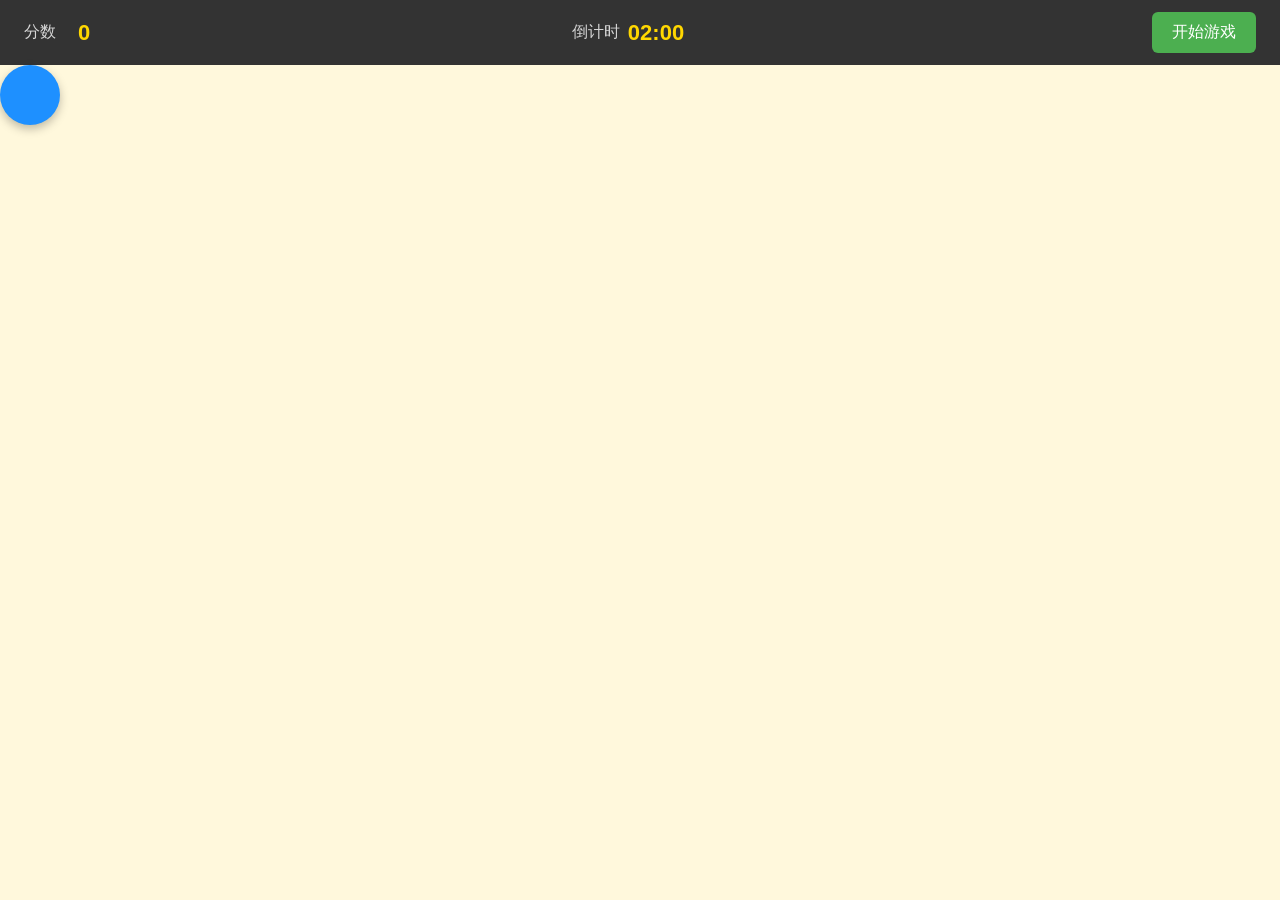
<file: index.html>
<!DOCTYPE html>
<html lang="zh-CN">
<head>
    <meta charset="UTF-8">
    <meta name="viewport" content="width=device-width, initial-scale=1.0">
    <title>抓小球小游戏</title>
    <link rel="stylesheet" href="style.css">
</head>
<body>

    <!-- 顶部状态栏 -->
    <header class="status-bar">
        <div class="status-item">
            <span class="label">分数</span>
            <span class="value" id="score-display">0</span>
        </div>
        <div class="status-item">
            <span class="label">倒计时</span>
            <span class="value" id="timer-display">02:00</span>
        </div>
        <button id="start-btn" class="btn btn-primary">开始游戏</button>
    </header>

    <!-- 游戏主区域 -->
    <main class="game-area" id="game-area">
        <div class="ball" id="ball"></div>
        <div class="wrong-ball" id="wrongBall" hidden>💀</div>
    </main>

    <!-- 游戏结束遮罩 -->
    <div class="overlay" id="overlay" hidden>
        <div class="overlay-card">
            <h2>游戏结束</h2>
            <p>最终得分：<span id="final-score">0</span></p>
            <button id="restart-btn" class="btn btn-primary">再来一局</button>
        </div>
    </div>

    <script src="script.js"></script>
</body>
</html>
</file>
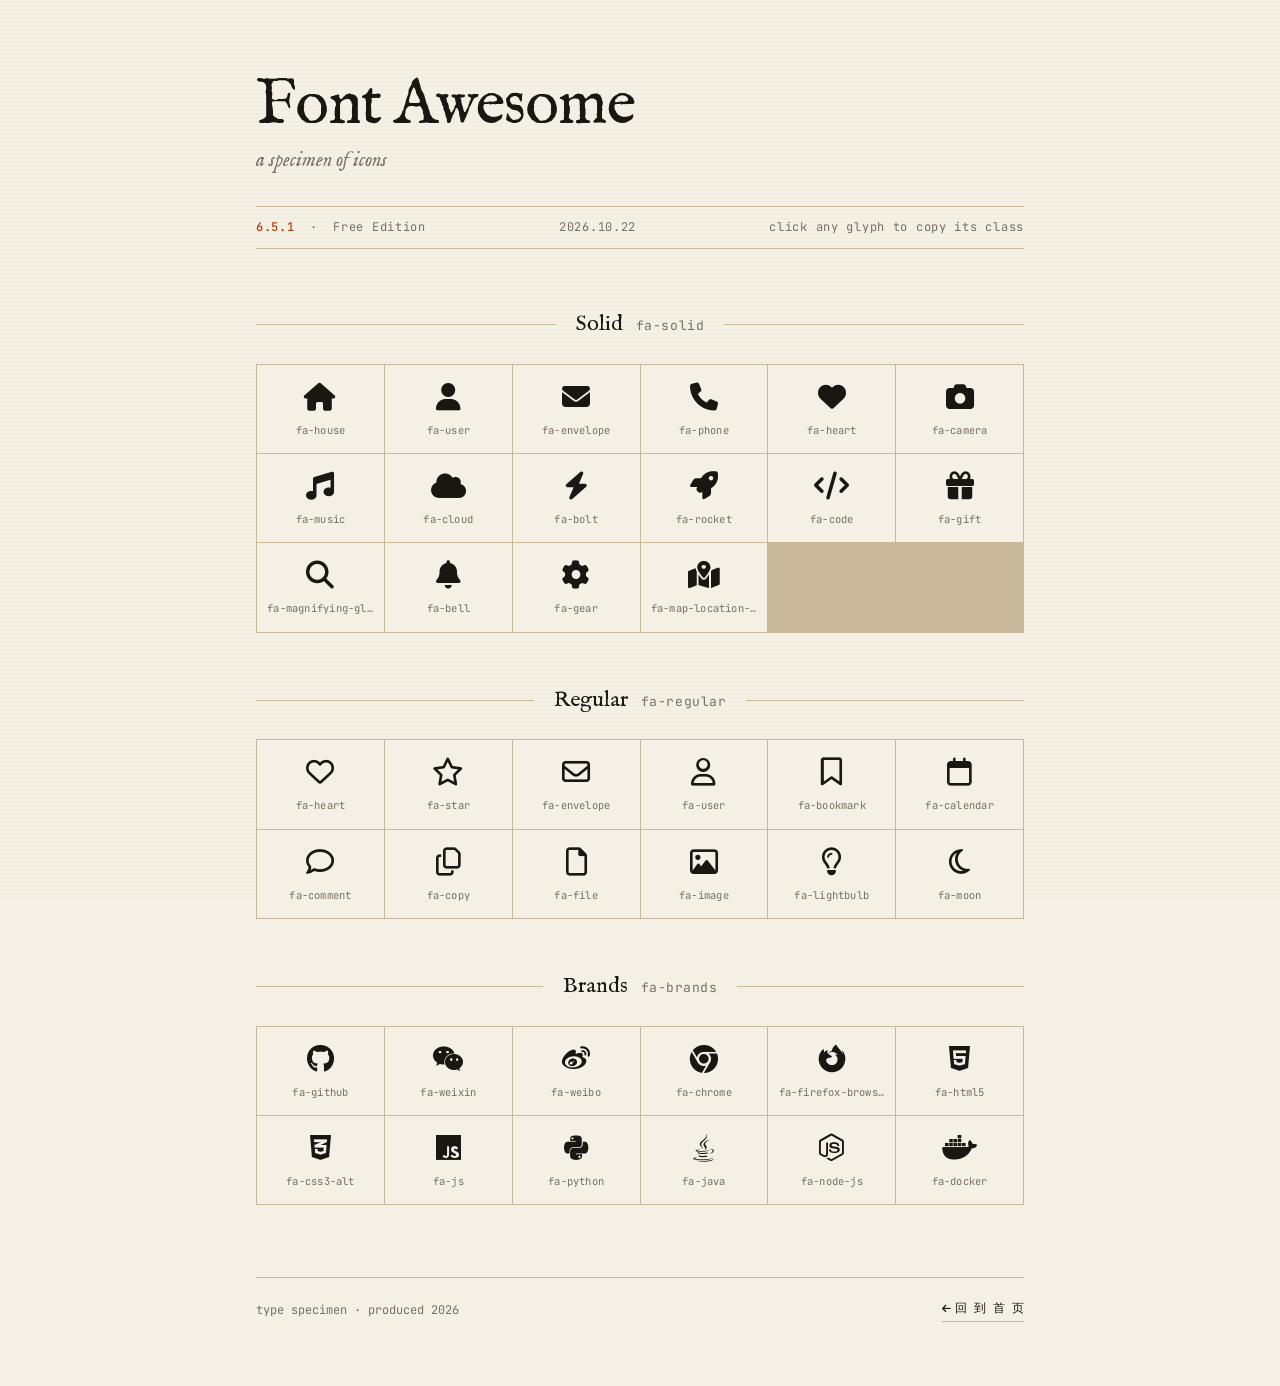
<file: iconfont-1.html>
<!DOCTYPE html>
<html lang="zh-CN">
<head>
<meta charset="UTF-8">
<title>Font Awesome · A Specimen</title>
<link rel="stylesheet" href="cdn/fontawesome/css/all.min.css">
<link rel="stylesheet" href="cdn/fonts/fonts.css">
<style>
/* ============================================================
   Design Tokens — Type Specimen
   ============================================================ */
:root {
  --fa-ink:      #1A1612;   /* 墨色 */
  --fa-paper:    #F5F0E6;   /* 纸色 */
  --fa-rule:     #C9B99A;   /* 铜色细尺 */
  --fa-accent:   #B8400E;   /* 朱红印 */
  --fa-muted:    #7A6E5D;   /* 灰标签 */
  --fa-shadow:   #3D352B;
  --fa-mono:     'JetBrains Mono', ui-monospace, monospace;
  --fa-display:  'IM Fell English', 'Noto Serif SC', Georgia, serif;
  --fa-body:     'Noto Serif SC', Georgia, 'Times New Roman', serif;
}

* { box-sizing: border-box; }

html, body {
  margin: 0;
  padding: 0;
  background: var(--fa-paper);
  color: var(--fa-ink);
  font-family: var(--fa-body);
  font-size: 15px;
  line-height: 1.75;
  min-height: 100vh;
}

/* 纸张纹理（极淡网点） */
body::before {
  content: "";
  position: fixed;
  inset: 0;
  pointer-events: none;
  background-image: radial-gradient(var(--fa-rule) 1px, transparent 1px);
  background-size: 4px 4px;
  opacity: .07;
  z-index: 0;
}

.lwj_page {
  position: relative;
  z-index: 1;
  max-width: 880px;
  margin: 0 auto;
  padding: 72px 56px 64px;
}

/* ------------------------------------------------------------
   标本标题区
   ------------------------------------------------------------ */
.lwj_hero {
  margin-bottom: 56px;
}
.lwj_hero-title {
  font-family: var(--fa-display);
  font-size: 64px;
  font-weight: 400;
  letter-spacing: -1px;
  line-height: 1.05;
  margin: 0 0 4px 0;
  color: var(--fa-ink);
}
.lwj_hero-sub {
  font-family: var(--fa-display);
  font-style: italic;
  font-size: 20px;
  color: var(--fa-muted);
  margin: 0 0 28px 0;
  font-weight: 400;
}
.lwj_hero-meta {
  font-family: var(--fa-mono);
  font-size: 12px;
  letter-spacing: .06em;
  color: var(--fa-muted);
  border-top: 1px solid var(--fa-rule);
  border-bottom: 1px solid var(--fa-rule);
  padding: 10px 0;
  display: flex;
  justify-content: space-between;
  flex-wrap: wrap;
  gap: 12px;
}
.lwj_hero-meta strong {
  color: var(--fa-accent);
  font-weight: 500;
}

/* ------------------------------------------------------------
   章节：细铜尺 + 居中标签
   ------------------------------------------------------------ */
.lwj_section {
  margin-bottom: 48px;
}
.lwj_section-head {
  display: flex;
  align-items: center;
  gap: 20px;
  margin-bottom: 20px;
}
.lwj_section-head::before,
.lwj_section-head::after {
  content: "";
  flex: 1;
  height: 1px;
  background: var(--fa-rule);
}
.lwj_section-label {
  font-family: var(--fa-display);
  font-size: 22px;
  font-weight: 400;
  color: var(--fa-ink);
  white-space: nowrap;
}
.lwj_section-label em {
  font-family: var(--fa-mono);
  font-style: normal;
  font-size: 13px;
  color: var(--fa-muted);
  margin-left: 8px;
  letter-spacing: .04em;
}

/* ------------------------------------------------------------
   图标网格：标本卡
   ------------------------------------------------------------ */
.lwj_grid {
  display: grid;
  grid-template-columns: repeat(auto-fill, minmax(112px, 1fr));
  gap: 1px;
  background: var(--fa-rule);
  border: 1px solid var(--fa-rule);
}
.lwj_tile {
  background: var(--fa-paper);
  padding: 18px 8px 14px;
  display: flex;
  flex-direction: column;
  align-items: center;
  gap: 10px;
  cursor: pointer;
  position: relative;
  transition: background .15s ease, color .15s ease;
}
.lwj_tile:hover {
  background: var(--fa-ink);
  color: var(--fa-paper);
}
.lwj_tile i {
  font-size: 28px;
  line-height: 1;
}
.lwj_tile-name {
  font-family: var(--fa-mono);
  font-size: 10.5px;
  letter-spacing: .02em;
  text-align: center;
  color: var(--fa-muted);
  max-width: 96%;
  overflow: hidden;
  text-overflow: ellipsis;
  white-space: nowrap;
}
.lwj_tile:hover .lwj_tile-name {
  color: var(--fa-rule);
}

/* 朱红注册标记（hover 时出现） */
.lwj_tile::before {
  content: "";
  position: absolute;
  top: 4px; left: 4px;
  width: 8px; height: 8px;
  border-top: 1px solid var(--fa-accent);
  border-left: 1px solid var(--fa-accent);
  opacity: 0;
  transition: opacity .15s;
}
.lwj_tile::after {
  content: "";
  position: absolute;
  bottom: 4px; right: 4px;
  width: 8px; height: 8px;
  border-bottom: 1px solid var(--fa-accent);
  border-right: 1px solid var(--fa-accent);
  opacity: 0;
  transition: opacity .15s;
}
.lwj_tile:hover::before,
.lwj_tile:hover::after { opacity: 1; }

/* ------------------------------------------------------------
   页脚 · 返回链接
   ------------------------------------------------------------ */
.lwj_footer {
  margin-top: 72px;
  padding-top: 20px;
  border-top: 1px solid var(--fa-rule);
  display: flex;
  justify-content: space-between;
  align-items: center;
  flex-wrap: wrap;
  gap: 16px;
  font-family: var(--fa-mono);
  font-size: 12px;
  color: var(--fa-muted);
}
.lwj_footer a {
  color: var(--fa-ink);
  text-decoration: none;
  border-bottom: 1px solid var(--fa-rule);
  padding-bottom: 2px;
  transition: color .15s, border-color .15s;
}
.lwj_footer a:hover {
  color: var(--fa-accent);
  border-color: var(--fa-accent);
}

/* ------------------------------------------------------------
   轻量 Toast（替代 alert）
   ------------------------------------------------------------ */
.lwj_toast {
  position: fixed;
  bottom: 32px; right: 32px;
  background: var(--fa-ink);
  color: var(--fa-paper);
  font-family: var(--fa-mono);
  font-size: 12px;
  padding: 14px 22px;
  border-left: 3px solid var(--fa-accent);
  box-shadow: 0 8px 30px rgba(26,22,18,.25);
  transform: translateY(20px);
  opacity: 0;
  transition: transform .25s ease, opacity .25s ease;
  z-index: 100;
  pointer-events: none;
}
.lwj_toast[data-show="1"] {
  transform: translateY(0);
  opacity: 1;
}
.lwj_toast kbd {
  background: rgba(255,255,255,.15);
  padding: 2px 6px;
  border-radius: 3px;
  font-family: var(--fa-mono);
  font-size: 11px;
}

@media (max-width: 640px) {
  .lwj_page { padding: 48px 24px 40px; }
  .lwj_hero-title { font-size: 44px; }
  .lwj_hero-sub { font-size: 16px; }
  .lwj_grid { grid-template-columns: repeat(auto-fill, minmax(96px, 1fr)); }
}
</style>
</head>
<body>

<div class="lwj_page">

  <!-- ========== HERO ========== -->
  <header class="lwj_hero">
    <h1 class="lwj_hero-title">Font Awesome</h1>
    <p class="lwj_hero-sub">a specimen of icons</p>
    <div class="lwj_hero-meta">
      <span><strong>6.5.1</strong> &nbsp;·&nbsp; Free Edition</span>
      <span>2026.10.22</span>
      <span>click any glyph to copy its class</span>
    </div>
  </header>

  <!-- ========== SECTION · SOLID ========== -->
  <section class="lwj_section">
    <div class="lwj_section-head">
      <span class="lwj_section-label">Solid <em>fa-solid</em></span>
    </div>
    <div class="lwj_grid">
      <div class="lwj_tile"><i class="fa-solid fa-house"></i><span class="lwj_tile-name">fa-house</span></div>
      <div class="lwj_tile"><i class="fa-solid fa-user"></i><span class="lwj_tile-name">fa-user</span></div>
      <div class="lwj_tile"><i class="fa-solid fa-envelope"></i><span class="lwj_tile-name">fa-envelope</span></div>
      <div class="lwj_tile"><i class="fa-solid fa-phone"></i><span class="lwj_tile-name">fa-phone</span></div>
      <div class="lwj_tile"><i class="fa-solid fa-heart"></i><span class="lwj_tile-name">fa-heart</span></div>
      <div class="lwj_tile"><i class="fa-solid fa-camera"></i><span class="lwj_tile-name">fa-camera</span></div>
      <div class="lwj_tile"><i class="fa-solid fa-music"></i><span class="lwj_tile-name">fa-music</span></div>
      <div class="lwj_tile"><i class="fa-solid fa-cloud"></i><span class="lwj_tile-name">fa-cloud</span></div>
      <div class="lwj_tile"><i class="fa-solid fa-bolt"></i><span class="lwj_tile-name">fa-bolt</span></div>
      <div class="lwj_tile"><i class="fa-solid fa-rocket"></i><span class="lwj_tile-name">fa-rocket</span></div>
      <div class="lwj_tile"><i class="fa-solid fa-code"></i><span class="lwj_tile-name">fa-code</span></div>
      <div class="lwj_tile"><i class="fa-solid fa-gift"></i><span class="lwj_tile-name">fa-gift</span></div>
      <div class="lwj_tile"><i class="fa-solid fa-magnifying-glass"></i><span class="lwj_tile-name">fa-magnifying-glass</span></div>
      <div class="lwj_tile"><i class="fa-solid fa-bell"></i><span class="lwj_tile-name">fa-bell</span></div>
      <div class="lwj_tile"><i class="fa-solid fa-gear"></i><span class="lwj_tile-name">fa-gear</span></div>
      <div class="lwj_tile"><i class="fa-solid fa-map-location-dot"></i><span class="lwj_tile-name">fa-map-location-dot</span></div>
    </div>
  </section>

  <!-- ========== SECTION · REGULAR ========== -->
  <section class="lwj_section">
    <div class="lwj_section-head">
      <span class="lwj_section-label">Regular <em>fa-regular</em></span>
    </div>
    <div class="lwj_grid">
      <div class="lwj_tile"><i class="fa-regular fa-heart"></i><span class="lwj_tile-name">fa-heart</span></div>
      <div class="lwj_tile"><i class="fa-regular fa-star"></i><span class="lwj_tile-name">fa-star</span></div>
      <div class="lwj_tile"><i class="fa-regular fa-envelope"></i><span class="lwj_tile-name">fa-envelope</span></div>
      <div class="lwj_tile"><i class="fa-regular fa-user"></i><span class="lwj_tile-name">fa-user</span></div>
      <div class="lwj_tile"><i class="fa-regular fa-bookmark"></i><span class="lwj_tile-name">fa-bookmark</span></div>
      <div class="lwj_tile"><i class="fa-regular fa-calendar"></i><span class="lwj_tile-name">fa-calendar</span></div>
      <div class="lwj_tile"><i class="fa-regular fa-comment"></i><span class="lwj_tile-name">fa-comment</span></div>
      <div class="lwj_tile"><i class="fa-regular fa-copy"></i><span class="lwj_tile-name">fa-copy</span></div>
      <div class="lwj_tile"><i class="fa-regular fa-file"></i><span class="lwj_tile-name">fa-file</span></div>
      <div class="lwj_tile"><i class="fa-regular fa-image"></i><span class="lwj_tile-name">fa-image</span></div>
      <div class="lwj_tile"><i class="fa-regular fa-lightbulb"></i><span class="lwj_tile-name">fa-lightbulb</span></div>
      <div class="lwj_tile"><i class="fa-regular fa-moon"></i><span class="lwj_tile-name">fa-moon</span></div>
    </div>
  </section>

  <!-- ========== SECTION · BRANDS ========== -->
  <section class="lwj_section">
    <div class="lwj_section-head">
      <span class="lwj_section-label">Brands <em>fa-brands</em></span>
    </div>
    <div class="lwj_grid">
      <div class="lwj_tile"><i class="fa-brands fa-github"></i><span class="lwj_tile-name">fa-github</span></div>
      <div class="lwj_tile"><i class="fa-brands fa-weixin"></i><span class="lwj_tile-name">fa-weixin</span></div>
      <div class="lwj_tile"><i class="fa-brands fa-weibo"></i><span class="lwj_tile-name">fa-weibo</span></div>
      <div class="lwj_tile"><i class="fa-brands fa-chrome"></i><span class="lwj_tile-name">fa-chrome</span></div>
      <div class="lwj_tile"><i class="fa-brands fa-firefox-browser"></i><span class="lwj_tile-name">fa-firefox-browser</span></div>
      <div class="lwj_tile"><i class="fa-brands fa-html5"></i><span class="lwj_tile-name">fa-html5</span></div>
      <div class="lwj_tile"><i class="fa-brands fa-css3-alt"></i><span class="lwj_tile-name">fa-css3-alt</span></div>
      <div class="lwj_tile"><i class="fa-brands fa-js"></i><span class="lwj_tile-name">fa-js</span></div>
      <div class="lwj_tile"><i class="fa-brands fa-python"></i><span class="lwj_tile-name">fa-python</span></div>
      <div class="lwj_tile"><i class="fa-brands fa-java"></i><span class="lwj_tile-name">fa-java</span></div>
      <div class="lwj_tile"><i class="fa-brands fa-node-js"></i><span class="lwj_tile-name">fa-node-js</span></div>
      <div class="lwj_tile"><i class="fa-brands fa-docker"></i><span class="lwj_tile-name">fa-docker</span></div>
    </div>
  </section>

  <!-- ========== FOOTER ========== -->
  <footer class="lwj_footer">
    <span>type specimen · produced 2026</span>
    <a href="index.html"><i class="fa-solid fa-arrow-left" style="margin-right:4px;font-size:10px"></i>回 到 首 页</a>
  </footer>

</div>

<div class="lwj_toast" id="lwj_toast"></div>

<script>
  var lwj_toastEl = document.getElementById('lwj_toast');
  var lwj_toastTimer = null;
  function lwj_showToast(msg) {
    lwj_toastEl.textContent = msg;
    lwj_toastEl.setAttribute('data-show', '1');
    clearTimeout(lwj_toastTimer);
    lwj_toastTimer = setTimeout(function() {
      lwj_toastEl.setAttribute('data-show', '0');
    }, 1600);
  }

  document.querySelectorAll('.lwj_tile').forEach(function(tile) {
    tile.addEventListener('click', function() {
      var cls = tile.querySelector('i').className;
      if (navigator.clipboard) {
        navigator.clipboard.writeText(cls).then(function() {
          lwj_showToast('已复制 — ' + cls);
        }).catch(function() {
          lwj_showToast(cls);
        });
      }
    });
  });
</script>

</body>
</html>
</file>
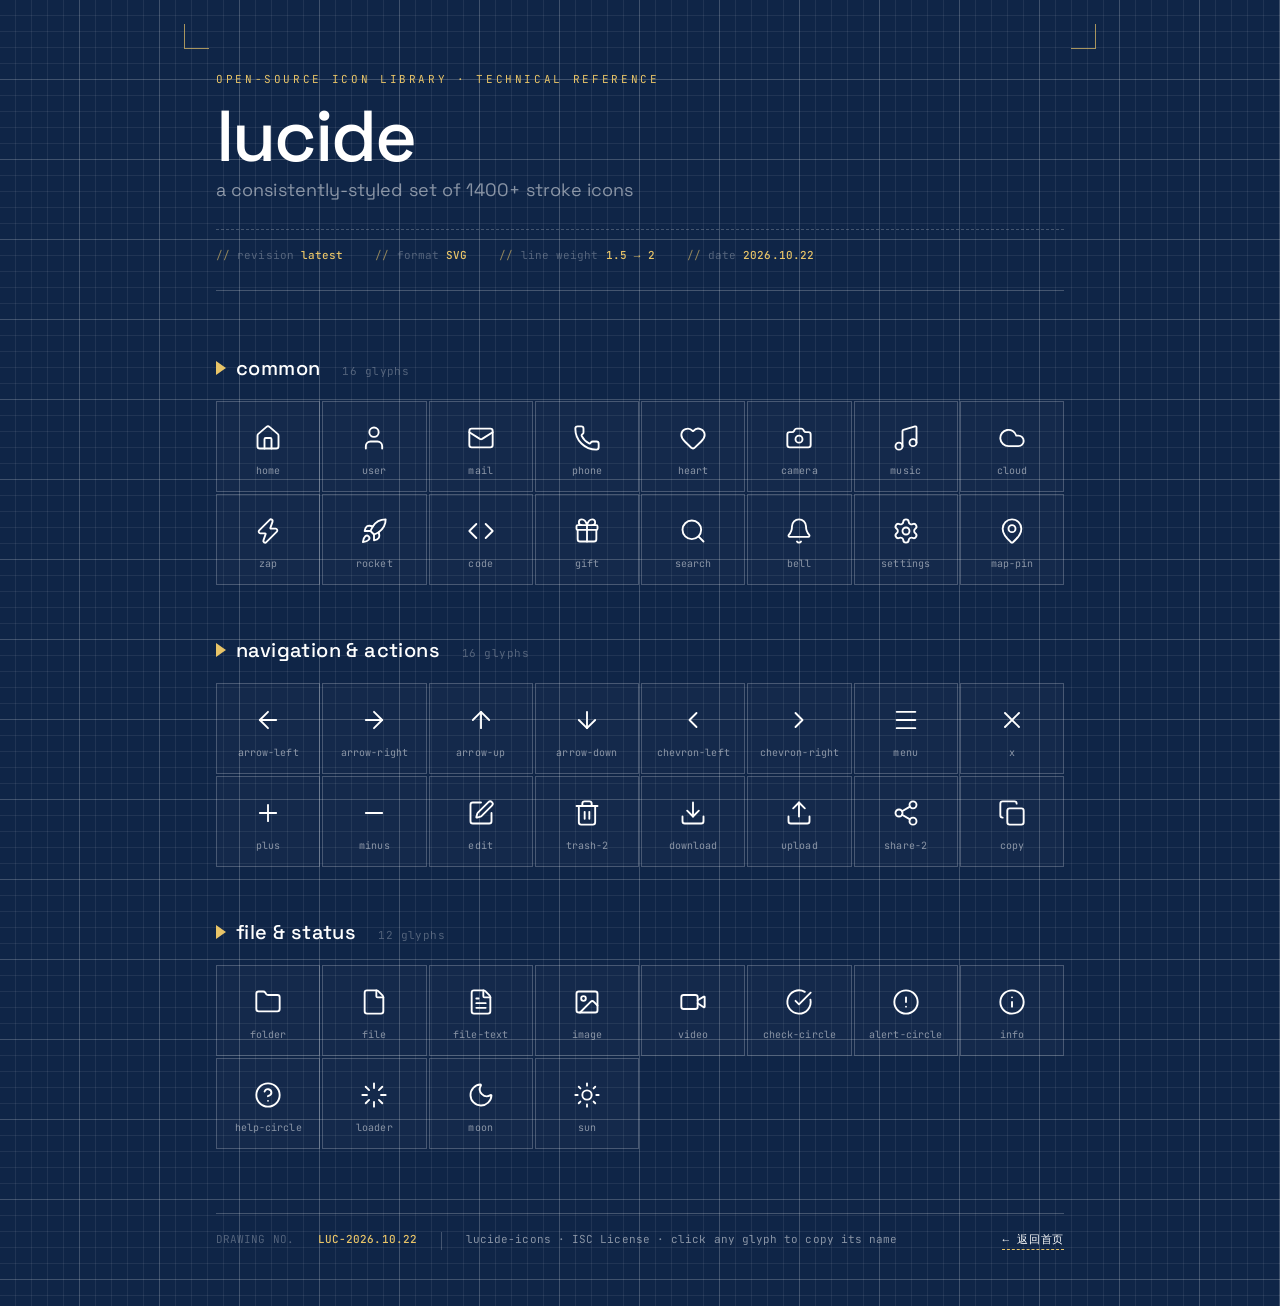
<file: iconfont-2.html>
<!DOCTYPE html>
<html lang="zh-CN">
<head>
<meta charset="UTF-8">
<title>Lucide · A Technical Reference</title>
<link rel="stylesheet" href="cdn/fonts/fonts.css">
<style>
/* ============================================================
   Design Tokens — Blueprint Draft
   ============================================================ */
:root {
  --bp-paper:  #0F2547;               /* 蓝图纸 */
  --bp-ink:    #FFFFFF;               /* 白墨 */
  --bp-grid:   rgba(255,255,255,.07); /* 网格 */
  --bp-grid-major: rgba(255,255,255,.14);
  --bp-accent: #E8C468;               /* 琥珀标记 */
  --bp-muted:  rgba(255,255,255,.5);
  --bp-dim:    rgba(255,255,255,.28);
  --bp-line:   rgba(255,255,255,.22);
  --bp-display: 'Space Grotesk', 'Noto Sans SC', system-ui, sans-serif;
  --bp-mono:    'JetBrains Mono', ui-monospace, monospace;
}

* { box-sizing: border-box; }

html, body {
  margin: 0;
  padding: 0;
  background: var(--bp-paper);
  color: var(--bp-ink);
  font-family: var(--bp-display);
  font-size: 15px;
  font-weight: 400;
  -webkit-font-smoothing: antialiased;
  min-height: 100vh;
  letter-spacing: .005em;
}

/* 网格底：全出血 */
body {
  background-image:
    linear-gradient(var(--bp-grid-major) 1px, transparent 1px),
    linear-gradient(90deg, var(--bp-grid-major) 1px, transparent 1px),
    linear-gradient(var(--bp-grid) 1px, transparent 1px),
    linear-gradient(90deg, var(--bp-grid) 1px, transparent 1px);
  background-size: 80px 80px, 80px 80px, 16px 16px, 16px 16px;
  background-position: -1px -1px, -1px -1px, -1px -1px, -1px -1px;
}

.lwj_page {
  position: relative;
  max-width: 960px;
  margin: 0 auto;
  padding: 72px 56px 56px;
}

/* 纸张四角斜切标记（工程图角标） */
.lwj_page::before,
.lwj_page::after {
  content: "";
  position: absolute;
  width: 24px; height: 24px;
  border-color: var(--bp-accent);
  border-style: solid;
  opacity: .7;
}
.lwj_page::before {
  top: 24px; left: 24px;
  border-width: 0 0 1px 1px;
}
.lwj_page::after {
  top: 24px; right: 24px;
  border-width: 0 1px 1px 0;
}

/* ------------------------------------------------------------
   HERO · 标题区
   ------------------------------------------------------------ */
.lwj_hero {
  margin-bottom: 64px;
  padding-bottom: 28px;
  border-bottom: 1px solid var(--bp-line);
}
.lwj_hero-kicker {
  font-family: var(--bp-mono);
  font-size: 11px;
  letter-spacing: .24em;
  color: var(--bp-accent);
  margin-bottom: 16px;
  text-transform: uppercase;
}
.lwj_hero-title {
  font-family: var(--bp-display);
  font-size: 72px;
  font-weight: 500;
  letter-spacing: -2px;
  line-height: .95;
  margin: 0 0 8px 0;
}
.lwj_hero-sub {
  font-family: var(--bp-display);
  font-size: 18px;
  color: var(--bp-muted);
  margin: 0 0 28px 0;
  font-weight: 400;
}
.lwj_hero-meta {
  font-family: var(--bp-mono);
  font-size: 11px;
  color: var(--bp-dim);
  display: grid;
  grid-template-columns: repeat(4, max-content);
  gap: 32px;
  padding-top: 18px;
  border-top: 1px dashed var(--bp-line);
}
.lwj_hero-meta span strong {
  color: var(--bp-accent);
  font-weight: 500;
}
.lwj_hero-meta span::before {
  content: "// ";
  color: var(--bp-accent);
  opacity: .6;
}

/* ------------------------------------------------------------
   章节 ▸ 琥珀标记
   ------------------------------------------------------------ */
.lwj_section {
  margin-bottom: 52px;
}
.lwj_section-head {
  display: flex;
  align-items: baseline;
  gap: 10px;
  margin-bottom: 20px;
}
.lwj_section-tick {
  display: inline-block;
  width: 0; height: 0;
  border-top: 7px solid transparent;
  border-bottom: 7px solid transparent;
  border-left: 10px solid var(--bp-accent);
}
.lwj_section-label {
  font-family: var(--bp-display);
  font-size: 20px;
  font-weight: 500;
  color: var(--bp-ink);
  letter-spacing: .02em;
}
.lwj_section-meta {
  font-family: var(--bp-mono);
  font-size: 11px;
  color: var(--bp-dim);
  margin-left: 12px;
  letter-spacing: .04em;
}

/* ------------------------------------------------------------
   图标网格：技术卡片
   ------------------------------------------------------------ */
.lwj_grid {
  display: grid;
  grid-template-columns: repeat(auto-fill, minmax(104px, 1fr));
  gap: 2px;
}
.lwj_cell {
  background: rgba(255,255,255,.02);
  border: 1px solid var(--bp-line);
  padding: 22px 8px 14px;
  display: flex;
  flex-direction: column;
  align-items: center;
  gap: 12px;
  cursor: pointer;
  position: relative;
  transition: background .18s ease, border-color .18s ease, transform .18s ease;
}
.lwj_cell:hover {
  background: rgba(232, 196, 104, .06);
  border-color: var(--bp-accent);
}
.lwj_cell svg {
  width: 28px;
  height: 28px;
  stroke-width: 1.6;
  color: var(--bp-ink);
  transition: color .18s ease;
}
.lwj_cell:hover svg {
  color: var(--bp-accent);
}
.lwj_cell-name {
  font-family: var(--bp-mono);
  font-size: 10px;
  letter-spacing: .01em;
  color: var(--bp-muted);
  max-width: 100%;
  overflow: hidden;
  text-overflow: ellipsis;
  white-space: nowrap;
  transition: color .18s ease;
}
.lwj_cell:hover .lwj_cell-name {
  color: var(--bp-accent);
}

/* 网格十字准星（极淡） */
.lwj_cell::before {
  content: "";
  position: absolute;
  inset: 0;
  pointer-events: none;
  background:
    linear-gradient(to right, transparent calc(50% - 10px), rgba(255,255,255,.05) calc(50% - 10px), rgba(255,255,255,.05) calc(50% + 10px), transparent calc(50% + 10px)),
    linear-gradient(to bottom, transparent calc(50% - 10px), rgba(255,255,255,.05) calc(50% - 10px), rgba(255,255,255,.05) calc(50% + 10px), transparent calc(50% + 10px));
  opacity: 0;
  transition: opacity .18s;
}
.lwj_cell:hover::before { opacity: 1; }

/* ------------------------------------------------------------
   底部签名框 · 工程图风格
   ------------------------------------------------------------ */
.lwj_titleblock {
  margin-top: 64px;
  border-top: 1px solid var(--bp-line);
  padding-top: 18px;
  display: grid;
  grid-template-columns: auto auto 1fr auto;
  gap: 12px 24px;
  font-family: var(--bp-mono);
  font-size: 11px;
  color: var(--bp-dim);
}
.lwj_titleblock b {
  color: var(--bp-accent);
  font-weight: 500;
}
.lwj_titleblock .lwj_tb-border {
  border-left: 1px solid var(--bp-line);
  padding-left: 24px;
  color: var(--bp-muted);
}
.lwj_titleblock a {
  color: var(--bp-ink);
  text-decoration: none;
  border-bottom: 1px dashed var(--bp-accent);
  padding-bottom: 2px;
  letter-spacing: .06em;
  transition: color .15s;
}
.lwj_titleblock a:hover { color: var(--bp-accent); }

/* ------------------------------------------------------------
   Toast
   ------------------------------------------------------------ */
.lwj_toast {
  position: fixed;
  bottom: 32px; left: 50%;
  transform: translate(-50%, 20px);
  background: rgba(15,37,71,.95);
  backdrop-filter: blur(8px);
  border: 1px solid var(--bp-accent);
  color: var(--bp-ink);
  font-family: var(--bp-mono);
  font-size: 12px;
  padding: 14px 24px;
  opacity: 0;
  transition: transform .25s ease, opacity .25s ease;
  z-index: 100;
  pointer-events: none;
}
.lwj_toast[data-show="1"] {
  transform: translate(-50%, 0);
  opacity: 1;
}

@media (max-width: 720px) {
  .lwj_page { padding: 48px 24px 40px; }
  .lwj_hero-title { font-size: 48px; letter-spacing: -1px; }
  .lwj_hero-meta { grid-template-columns: repeat(2, max-content); gap: 16px; }
  .lwj_titleblock { grid-template-columns: 1fr 1fr; }
  .lwj_titleblock .lwj_tb-border { border-left: none; padding-left: 0; grid-column: 1 / -1; }
}
</style>
</head>
<body>

<div class="lwj_page">

  <!-- ========== HERO ========== -->
  <header class="lwj_hero">
    <div class="lwj_hero-kicker">open-source icon library · technical reference</div>
    <h1 class="lwj_hero-title">lucide</h1>
    <p class="lwj_hero-sub">a consistently-styled set of 1400+ stroke icons</p>
    <div class="lwj_hero-meta">
      <span>revision <strong>latest</strong></span>
      <span>format <strong>SVG</strong></span>
      <span>line weight <strong>1.5 → 2</strong></span>
      <span>date <strong>2026.10.22</strong></span>
    </div>
  </header>

  <!-- ========== SECTION · COMMON ========== -->
  <section class="lwj_section">
    <div class="lwj_section-head">
      <span class="lwj_section-tick"></span>
      <span class="lwj_section-label">common</span>
      <span class="lwj_section-meta">16 glyphs</span>
    </div>
    <div class="lwj_grid">
      <div class="lwj_cell"><i data-lucide="home"></i><span class="lwj_cell-name">home</span></div>
      <div class="lwj_cell"><i data-lucide="user"></i><span class="lwj_cell-name">user</span></div>
      <div class="lwj_cell"><i data-lucide="mail"></i><span class="lwj_cell-name">mail</span></div>
      <div class="lwj_cell"><i data-lucide="phone"></i><span class="lwj_cell-name">phone</span></div>
      <div class="lwj_cell"><i data-lucide="heart"></i><span class="lwj_cell-name">heart</span></div>
      <div class="lwj_cell"><i data-lucide="camera"></i><span class="lwj_cell-name">camera</span></div>
      <div class="lwj_cell"><i data-lucide="music"></i><span class="lwj_cell-name">music</span></div>
      <div class="lwj_cell"><i data-lucide="cloud"></i><span class="lwj_cell-name">cloud</span></div>
      <div class="lwj_cell"><i data-lucide="zap"></i><span class="lwj_cell-name">zap</span></div>
      <div class="lwj_cell"><i data-lucide="rocket"></i><span class="lwj_cell-name">rocket</span></div>
      <div class="lwj_cell"><i data-lucide="code"></i><span class="lwj_cell-name">code</span></div>
      <div class="lwj_cell"><i data-lucide="gift"></i><span class="lwj_cell-name">gift</span></div>
      <div class="lwj_cell"><i data-lucide="search"></i><span class="lwj_cell-name">search</span></div>
      <div class="lwj_cell"><i data-lucide="bell"></i><span class="lwj_cell-name">bell</span></div>
      <div class="lwj_cell"><i data-lucide="settings"></i><span class="lwj_cell-name">settings</span></div>
      <div class="lwj_cell"><i data-lucide="map-pin"></i><span class="lwj_cell-name">map-pin</span></div>
    </div>
  </section>

  <!-- ========== SECTION · NAV & ACTIONS ========== -->
  <section class="lwj_section">
    <div class="lwj_section-head">
      <span class="lwj_section-tick"></span>
      <span class="lwj_section-label">navigation &amp; actions</span>
      <span class="lwj_section-meta">16 glyphs</span>
    </div>
    <div class="lwj_grid">
      <div class="lwj_cell"><i data-lucide="arrow-left"></i><span class="lwj_cell-name">arrow-left</span></div>
      <div class="lwj_cell"><i data-lucide="arrow-right"></i><span class="lwj_cell-name">arrow-right</span></div>
      <div class="lwj_cell"><i data-lucide="arrow-up"></i><span class="lwj_cell-name">arrow-up</span></div>
      <div class="lwj_cell"><i data-lucide="arrow-down"></i><span class="lwj_cell-name">arrow-down</span></div>
      <div class="lwj_cell"><i data-lucide="chevron-left"></i><span class="lwj_cell-name">chevron-left</span></div>
      <div class="lwj_cell"><i data-lucide="chevron-right"></i><span class="lwj_cell-name">chevron-right</span></div>
      <div class="lwj_cell"><i data-lucide="menu"></i><span class="lwj_cell-name">menu</span></div>
      <div class="lwj_cell"><i data-lucide="x"></i><span class="lwj_cell-name">x</span></div>
      <div class="lwj_cell"><i data-lucide="plus"></i><span class="lwj_cell-name">plus</span></div>
      <div class="lwj_cell"><i data-lucide="minus"></i><span class="lwj_cell-name">minus</span></div>
      <div class="lwj_cell"><i data-lucide="edit"></i><span class="lwj_cell-name">edit</span></div>
      <div class="lwj_cell"><i data-lucide="trash-2"></i><span class="lwj_cell-name">trash-2</span></div>
      <div class="lwj_cell"><i data-lucide="download"></i><span class="lwj_cell-name">download</span></div>
      <div class="lwj_cell"><i data-lucide="upload"></i><span class="lwj_cell-name">upload</span></div>
      <div class="lwj_cell"><i data-lucide="share-2"></i><span class="lwj_cell-name">share-2</span></div>
      <div class="lwj_cell"><i data-lucide="copy"></i><span class="lwj_cell-name">copy</span></div>
    </div>
  </section>

  <!-- ========== SECTION · FILE & STATUS ========== -->
  <section class="lwj_section">
    <div class="lwj_section-head">
      <span class="lwj_section-tick"></span>
      <span class="lwj_section-label">file &amp; status</span>
      <span class="lwj_section-meta">12 glyphs</span>
    </div>
    <div class="lwj_grid">
      <div class="lwj_cell"><i data-lucide="folder"></i><span class="lwj_cell-name">folder</span></div>
      <div class="lwj_cell"><i data-lucide="file"></i><span class="lwj_cell-name">file</span></div>
      <div class="lwj_cell"><i data-lucide="file-text"></i><span class="lwj_cell-name">file-text</span></div>
      <div class="lwj_cell"><i data-lucide="image"></i><span class="lwj_cell-name">image</span></div>
      <div class="lwj_cell"><i data-lucide="video"></i><span class="lwj_cell-name">video</span></div>
      <div class="lwj_cell"><i data-lucide="check-circle"></i><span class="lwj_cell-name">check-circle</span></div>
      <div class="lwj_cell"><i data-lucide="alert-circle"></i><span class="lwj_cell-name">alert-circle</span></div>
      <div class="lwj_cell"><i data-lucide="info"></i><span class="lwj_cell-name">info</span></div>
      <div class="lwj_cell"><i data-lucide="help-circle"></i><span class="lwj_cell-name">help-circle</span></div>
      <div class="lwj_cell"><i data-lucide="loader"></i><span class="lwj_cell-name">loader</span></div>
      <div class="lwj_cell"><i data-lucide="moon"></i><span class="lwj_cell-name">moon</span></div>
      <div class="lwj_cell"><i data-lucide="sun"></i><span class="lwj_cell-name">sun</span></div>
    </div>
  </section>

  <!-- ========== TITLE BLOCK ========== -->
  <footer class="lwj_titleblock">
    <span>DRAWING NO.</span>
    <b>LUC-2026.10.22</b>
    <span class="lwj_tb-border">lucide-icons · ISC License · click any glyph to copy its name</span>
    <a href="index.html">← 返回首页</a>
  </footer>

</div>

<div class="lwj_toast" id="lwj_toast"></div>

<script src="cdn/lucide/lucide.min.js"></script>
<script>
  lucide.createIcons();

  var lwj_toastEl = document.getElementById('lwj_toast');
  var lwj_toastTimer = null;
  function lwj_showToast(msg) {
    lwj_toastEl.textContent = msg;
    lwj_toastEl.setAttribute('data-show', '1');
    clearTimeout(lwj_toastTimer);
    lwj_toastTimer = setTimeout(function() {
      lwj_toastEl.setAttribute('data-show', '0');
    }, 1600);
  }

  document.querySelectorAll('.lwj_cell').forEach(function(cell) {
    cell.addEventListener('click', function() {
      var name = cell.querySelector('i').getAttribute('data-lucide');
      if (navigator.clipboard) {
        navigator.clipboard.writeText(name).then(function() {
          lwj_showToast('copied → ' + name);
        }).catch(function() {
          lwj_showToast(name);
        });
      }
    });
  });
</script>

</body>
</html>
</file>
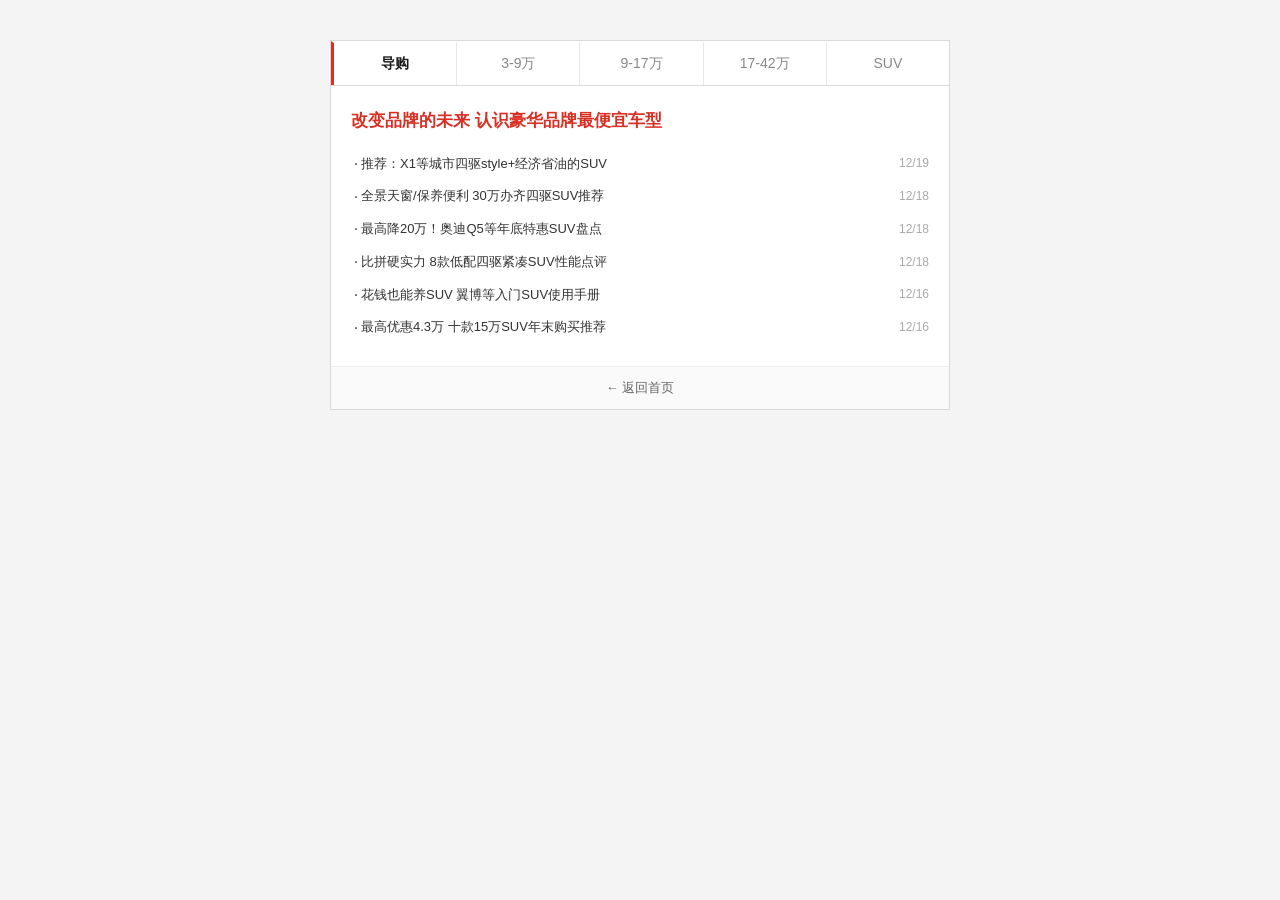
<file: tab-car.html>
<!--
  作者：李汶静
  创建时间：2026-11-02 14:40:00
  使用模型：Trae-Proprietary
  功能：汽车导购 Tab 选项卡演示页，包含导购、3-9万、9-17万、17-42万、SUV 五个分类；导购为默认选中项。
        Tab 切换逻辑由外部 lwj_js/tabs.js 提供，可复用。样式严格按参考图一比一还原。
-->
<!DOCTYPE html>
<html lang="zh-CN">
<head>
  <meta charset="UTF-8">
  <title>汽车导购 · Tab 选项卡</title>
  <style>
    /* ====== 基础重置 ====== */
    * { margin: 0; padding: 0; box-sizing: border-box; }
    body {
      font-family: "Microsoft YaHei", "PingFang SC", "Hiragino Sans GB", sans-serif;
      background: #f4f4f4;
      padding: 40px 20px;
      color: #333;
    }

    /* ====== 页面外层容器（带细边框） ====== */
    .lwj_car-container {
      max-width: 620px;
      margin: 0 auto;
      background: #ffffff;
      border: 1px solid #d9d9d9;              /* 整个容器一圈细灰线 */
    }

    /* ====== Tab 选项卡栏 ====== */
    .lwj-tab-bar {
      display: flex;
      border-bottom: 1px solid #d9d9d9;       /* 底部共享横线 */
      background: #ffffff;
    }
    .lwj-tab-item {
      flex: 1;
      padding: 12px 6px;
      text-align: center;
      font-size: 14px;
      color: #888;                            /* 非激活：浅灰色 */
      cursor: pointer;
      border-left: 1px solid #e8e8e8;         /* 之间的竖向分隔线 */
      border-top: 2px solid transparent;       /* 占位：激活态用左侧红色竖线 */
      font-weight: normal;
      user-select: none;
    }
    .lwj-tab-item:first-child { border-left: none; }

    /* ====== 激活态：左侧红色竖线（严格还原参考图） ====== */
    .lwj-tab-item.lwj-tab-active {
      color: #1a1a1a;                         /* 激活：深黑色粗体 */
      font-weight: 700;
      border-left: 3px solid #d93025;          /* ★ 左侧红色竖线 —— 参考图核心 */
      background: #fff;
    }
    .lwj-tab-item.lwj-tab-active:first-child { border-left: 3px solid #d93025; }

    /* ====== 面板内容区 ====== */
    .lwj-tab-content { padding: 16px 20px 22px; }

    .lwj-tab-panel { display: none; }
    .lwj-tab-panel.lwj-panel-active { display: block; }

    /* ====== 首行：大字号红色粗体，无圆点无日期 ====== */
    .lwj_first-item {
      font-size: 17px;
      font-weight: 700;
      color: #d93025;
      padding: 6px 0 14px;
      line-height: 1.5;
      cursor: pointer;
    }
    .lwj_first-item:hover { text-decoration: underline; }

    /* ====== 后续列表：圆点 + 标题 + 灰色日期 ====== */
    .lwj_news-list { list-style: none; }
    .lwj_news-list li {
      padding: 6px 0;
      font-size: 13px;
      color: #333;
      display: flex;
      align-items: center;
      line-height: 1.6;
    }

    /* 前导圆点 "·" */
    .lwj_news-list li::before {
      content: "·";
      color: #444;
      font-size: 16px;
      flex-shrink: 0;
      width: 10px;
      text-align: center;
      line-height: 1;
    }

    .lwj_news-list li a {
      flex: 1;
      color: #333;
      text-decoration: none;
    }
    .lwj_news-list li a:hover { color: #d93025; }

    .lwj_news-date {
      color: #aaa;                             /* 灰色日期 */
      font-size: 12px;
      flex-shrink: 0;
      margin-left: 6px;
    }

    /* ====== 返回首页 ====== */
    .lwj_back-home {
      display: block;
      text-align: center;
      padding: 12px;
      font-size: 13px;
      color: #666;
      text-decoration: none;
      border-top: 1px solid #eee;
      background: #fafafa;
    }
    .lwj_back-home:hover { color: #d93025; }
  </style>
</head>
<body>

  <div class="lwj_car-container" data-lwj-root>

    <!-- ====== Tab 选项卡栏 ====== -->
    <div class="lwj-tab-bar">
      <div class="lwj-tab-item lwj-tab-active" data-lwj-tab="guide">导购</div>
      <div class="lwj-tab-item" data-lwj-tab="price-low">3-9万</div>
      <div class="lwj-tab-item" data-lwj-tab="price-mid">9-17万</div>
      <div class="lwj-tab-item" data-lwj-tab="price-high">17-42万</div>
      <div class="lwj-tab-item" data-lwj-tab="suv">SUV</div>
    </div>

    <!-- ====== 面板内容 ====== -->
    <div class="lwj-tab-content">

      <!-- 导购（默认） -->
      <div class="lwj-tab-panel lwj-panel-active" data-lwj-panel="guide">
        <div class="lwj_first-item">改变品牌的未来 认识豪华品牌最便宜车型</div>
        <ul class="lwj_news-list">
          <li><a href="#">推荐：X1等城市四驱style+经济省油的SUV</a><span class="lwj_news-date">12/19</span></li>
          <li><a href="#">全景天窗/保养便利 30万办齐四驱SUV推荐</a><span class="lwj_news-date">12/18</span></li>
          <li><a href="#">最高降20万！奥迪Q5等年底特惠SUV盘点</a><span class="lwj_news-date">12/18</span></li>
          <li><a href="#">比拼硬实力 8款低配四驱紧凑SUV性能点评</a><span class="lwj_news-date">12/18</span></li>
          <li><a href="#">花钱也能养SUV 翼博等入门SUV使用手册</a><span class="lwj_news-date">12/16</span></li>
          <li><a href="#">最高优惠4.3万 十款15万SUV年末购买推荐</a><span class="lwj_news-date">12/16</span></li>
        </ul>
      </div>

      <!-- 3-9万 -->
      <div class="lwj-tab-panel" data-lwj-panel="price-low">
        <div class="lwj_first-item">最低仅4.6万元起 超低价SUV购买价值点评</div>
        <ul class="lwj_news-list">
          <li><a href="#">全民摇号时代：六款低价占号必备家车型推荐</a><span class="lwj_news-date">12/19</span></li>
          <li><a href="#">凌派/观致等 2019全新热门家用车点评</a><span class="lwj_news-date">12/12</span></li>
          <li><a href="#">坚持高配路线！静态评测华泰路盛E70</a><span class="lwj_news-date">12/09</span></li>
          <li><a href="#">买车先看销量 10月份销量前十轿车盘点</a><span class="lwj_news-date">11/29</span></li>
          <li><a href="#">秒派正当过时 车展后台清仓考虑老款车型</a><span class="lwj_news-date">11/28</span></li>
          <li><a href="#">土家气质 细数车展那些低价车上的"神器"</a><span class="lwj_news-date">11/27</span></li>
        </ul>
      </div>

      <!-- 9-17万 -->
      <div class="lwj-tab-panel" data-lwj-panel="price-mid">
        <div class="lwj_first-item">15万级降价谁更值 预算/油耗/空间较量</div>
        <ul class="lwj_news-list">
          <li><a href="#">爸爸去哪？亲子出游适合车型和注意事项</a><span class="lwj_news-date">12/20</span></li>
          <li><a href="#">推荐：X1等城市四驱style+经济省油的SUV</a><span class="lwj_news-date">12/19</span></li>
          <li><a href="#">最高降20万！奥迪Q5等年底特惠SUV盘点</a><span class="lwj_news-date">12/18</span></li>
          <li><a href="#">配置气质仍得肯定！传祺GA3碰撞试验图解</a><span class="lwj_news-date">12/18</span></li>
          <li><a href="#">高尔夫7≠两厢版速腾 配置/动力差异解读</a><span class="lwj_news-date">12/17</span></li>
          <li><a href="#">花钱也能养SUV 翼博等入门SUV使用手册</a><span class="lwj_news-date">12/16</span></li>
          <li><a href="#">最高优惠4.3万 十款15万SUV年末买推荐</a><span class="lwj_news-date">12/16</span></li>
        </ul>
      </div>

      <!-- 17-42万 -->
      <div class="lwj-tab-panel" data-lwj-panel="price-high">
        <div class="lwj_first-item">改变品牌的未来 认识豪华品牌最便宜车型</div>
        <ul class="lwj_news-list">
          <li><a href="#">爸爸去哪？亲子出游适合车型和注意事项</a><span class="lwj_news-date">12/20</span></li>
          <li><a href="#">推荐：X1等城市四驱style+经济省油的SUV</a><span class="lwj_news-date">12/19</span></li>
          <li><a href="#">全景天窗/保养便利 30万办齐四驱SUV推荐</a><span class="lwj_news-date">12/19</span></li>
          <li><a href="#">最高降20万！奥迪Q5等年底特惠SUV盘点</a><span class="lwj_news-date">12/18</span></li>
          <li><a href="#">比拼硬实力 8款低配四驱紧凑SUV性能点评</a><span class="lwj_news-date">12/18</span></li>
          <li><a href="#">新迪欧/XTS等！盘点2013中级车大变革</a><span class="lwj_news-date">12/17</span></li>
        </ul>
      </div>

      <!-- SUV -->
      <div class="lwj-tab-panel" data-lwj-panel="suv">
        <div class="lwj_first-item">B级品质满足A级需求 路盛E70亮点详析</div>
        <ul class="lwj_news-list">
          <li><a href="#">购车必看 凯迪拉克XTS领先型28T深度体验</a><span class="lwj_news-date">12/20</span></li>
          <li><a href="#">爸爸去哪？亲子出游适合车型和注意事项</a><span class="lwj_news-date">12/19</span></li>
          <li><a href="#">推荐：X1等城市四驱style+经济省油的SUV</a><span class="lwj_news-date">12/19</span></li>
          <li><a href="#">全景天窗/保养便利 30万办齐四驱SUV推荐</a><span class="lwj_news-date">12/19</span></li>
          <li><a href="#">全民摇号时代：六款低价占号必备车型推荐</a><span class="lwj_news-date">12/19</span></li>
          <li><a href="#">最高降20万！奥迪Q5等年底特惠SUV盘点</a><span class="lwj_news-date">12/18</span></li>
        </ul>
      </div>

    </div>

    <!-- 返回首页 -->
    <a href="index.html" class="lwj_back-home">← 返回首页</a>
  </div>

  <!-- ====== 外部可复用 Tab 模块 ====== -->
  <script src="lwj_js/tabs.js"></script>
  <script>
    /**
     * [页面初始化]
     * @desc DOMContentLoaded 后为容器注册 Tab 切换逻辑，导购面板因 HTML 中已预置
     *       lwj-tab-active / lwj-panel-active 类名，天然作为默认选项显示。
     */
    document.addEventListener('DOMContentLoaded', function () {
      LwjTabs.init(document.querySelector('[data-lwj-root]'));
    });
  </script>
</body>
</html>
</file>
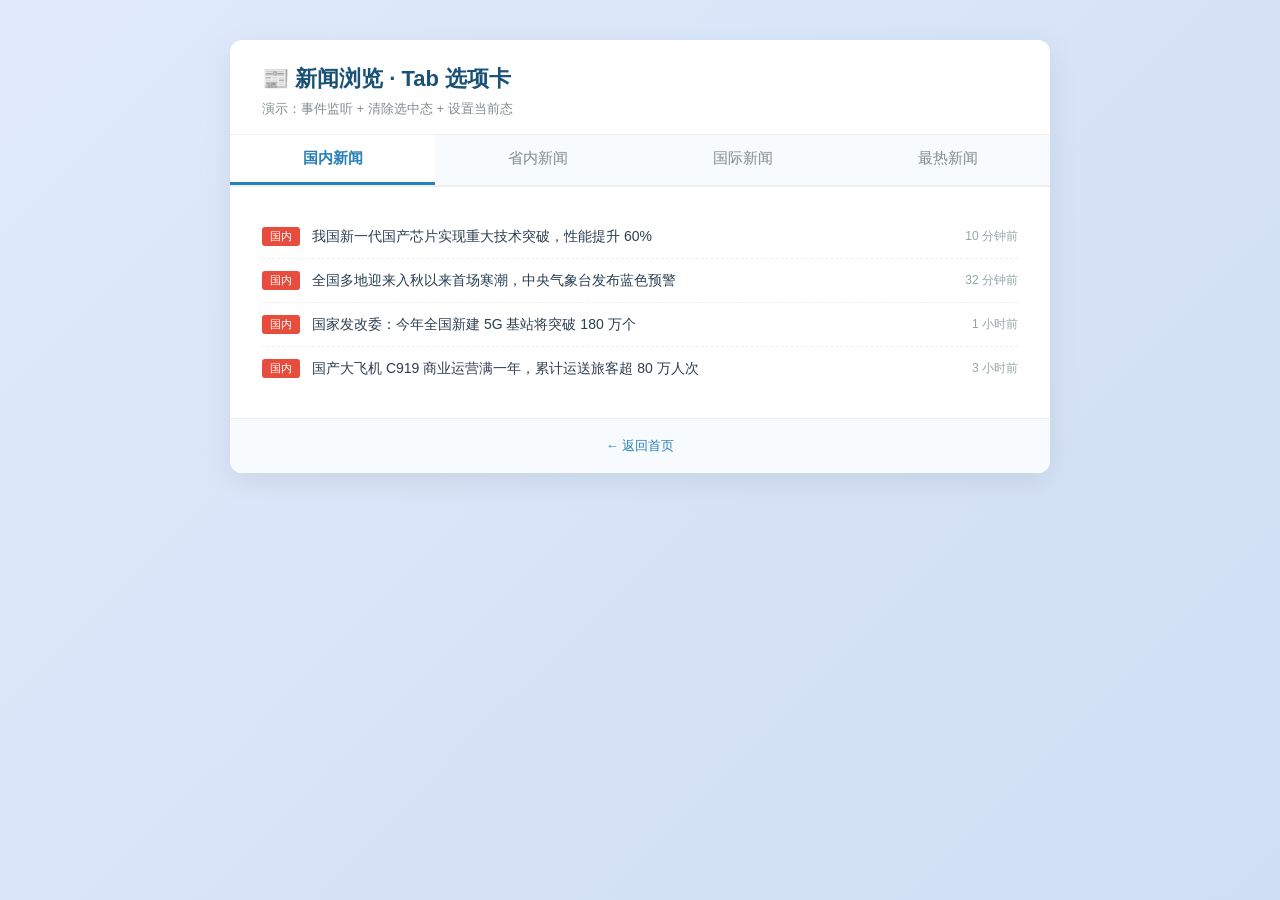
<file: tab-news.html>
<!--
  作者：李汶静
  创建时间：2026-11-02 14:05:00
  使用模型：Trae-Proprietary
  功能：Tab 选项卡新闻展示页，包含国内新闻、省内新闻、国际新闻、最热新闻四个分类；国内新闻为默认选中项。Tab 切换逻辑由外部 js/tabs.js 提供，可复用。
-->
<!DOCTYPE html>
<html lang="zh-CN">
<head>
  <meta charset="UTF-8">
  <meta name="viewport" content="width=device-width, initial-scale=1.0">
  <title>新闻 Tab 选项卡演示</title>
  <style>
    /* ====== 基础重置 ====== */
    * { box-sizing: border-box; margin: 0; padding: 0; }
    body {
      font-family: "Microsoft YaHei", "PingFang SC", sans-serif;
      background: linear-gradient(135deg, #e0eafc 0%, #cfdef3 100%);
      min-height: 100vh;
      padding: 40px 20px;
      color: #2c3e50;
    }

    /* ====== 容器 ====== */
    .lwj_news-container {
      max-width: 820px;
      margin: 0 auto;
      background: #ffffff;
      border-radius: 12px;
      box-shadow: 0 8px 30px rgba(0, 0, 0, 0.08);
      overflow: hidden;
    }

    /* ====== 标题 ====== */
    .lwj_news-header {
      padding: 24px 32px 16px;
      border-bottom: 1px solid #ecf0f1;
    }
    .lwj_news-header h1 {
      font-size: 22px;
      color: #1a5276;
      font-weight: 700;
    }
    .lwj_news-header p {
      font-size: 13px;
      color: #7f8c8d;
      margin-top: 6px;
    }

    /* ====== Tab 按钮组 ====== */
    [data-lwj-tabs] {
      display: flex;
      border-bottom: 2px solid #ecf0f1;
      background: #f8fbfd;
    }
    .lwj-tab-btn {
      flex: 1;
      padding: 14px 16px;
      border: none;
      background: transparent;
      font-size: 15px;
      cursor: pointer;
      color: #7f8c8d;
      font-weight: 500;
      transition: all 0.25s ease;
      border-bottom: 3px solid transparent;
      font-family: inherit;
    }
    .lwj-tab-btn:hover {
      color: #2980b9;
      background: #eaf4fb;
    }
    .lwj-tab-btn.lwj-tab-active {
      color: #2980b9;
      border-bottom-color: #2980b9;
      background: #ffffff;
      font-weight: 700;
    }

    /* ====== 面板 ====== */
    .lwj_tab-body { padding: 28px 32px; }
    [data-lwj-tab-panel] {
      display: none;
      animation: lwj_fadeIn 0.3s ease;
    }
    [data-lwj-tab-panel].lwj-panel-active { display: block; }

    @keyframes lwj_fadeIn {
      from { opacity: 0; transform: translateY(6px); }
      to   { opacity: 1; transform: translateY(0); }
    }

    /* ====== 新闻列表 ====== */
    .lwj_news-list { list-style: none; }
    .lwj_news-list li {
      padding: 12px 0;
      border-bottom: 1px dashed #ecf0f1;
      display: flex;
      align-items: center;
      gap: 12px;
    }
    .lwj_news-list li:last-child { border-bottom: none; }
    .lwj_news-tag {
      font-size: 11px;
      padding: 2px 8px;
      border-radius: 3px;
      color: #fff;
      flex-shrink: 0;
    }
    .lwj_tag_national { background: #e74c3c; }
    .lwj_tag_province { background: #27ae60; }
    .lwj_tag_international { background: #8e44ad; }
    .lwj_tag_hot { background: #f39c12; }
    .lwj_news-title { font-size: 14px; flex: 1; }
    .lwj_news-time { font-size: 12px; color: #95a5a6; flex-shrink: 0; }

    /* ====== 返回首页 ====== */
    .lwj_back-home {
      display: block;
      text-align: center;
      padding: 18px;
      background: #f8fbfd;
      border-top: 1px solid #ecf0f1;
      font-size: 13px;
      color: #2980b9;
      text-decoration: none;
      transition: background 0.2s;
    }
    .lwj_back-home:hover { background: #eaf4fb; text-decoration: underline; }
  </style>
</head>
<body>

  <div class="lwj_news-container" data-lwj-root>

    <!-- 标题区 -->
    <div class="lwj_news-header">
      <h1>📰 新闻浏览 · Tab 选项卡</h1>
      <p>演示：事件监听 + 清除选中态 + 设置当前态</p>
    </div>

    <!-- Tab 按钮区 -->
    <div data-lwj-tabs>
      <button class="lwj-tab-btn lwj-tab-active" data-lwj-tab="national">国内新闻</button>
      <button class="lwj-tab-btn" data-lwj-tab="province">省内新闻</button>
      <button class="lwj-tab-btn" data-lwj-tab="international">国际新闻</button>
      <button class="lwj-tab-btn" data-lwj-tab="hot">最热新闻</button>
    </div>

    <!-- 面板区 -->
    <div class="lwj_tab-body">

      <!-- 国内新闻（默认显示） -->
      <div data-lwj-tab-panel="national" class="lwj-panel-active">
        <ul class="lwj_news-list">
          <li>
            <span class="lwj_news-tag lwj_tag_national">国内</span>
            <span class="lwj_news-title">我国新一代国产芯片实现重大技术突破，性能提升 60%</span>
            <span class="lwj_news-time">10 分钟前</span>
          </li>
          <li>
            <span class="lwj_news-tag lwj_tag_national">国内</span>
            <span class="lwj_news-title">全国多地迎来入秋以来首场寒潮，中央气象台发布蓝色预警</span>
            <span class="lwj_news-time">32 分钟前</span>
          </li>
          <li>
            <span class="lwj_news-tag lwj_tag_national">国内</span>
            <span class="lwj_news-title">国家发改委：今年全国新建 5G 基站将突破 180 万个</span>
            <span class="lwj_news-time">1 小时前</span>
          </li>
          <li>
            <span class="lwj_news-tag lwj_tag_national">国内</span>
            <span class="lwj_news-title">国产大飞机 C919 商业运营满一年，累计运送旅客超 80 万人次</span>
            <span class="lwj_news-time">3 小时前</span>
          </li>
        </ul>
      </div>

      <!-- 省内新闻 -->
      <div data-lwj-tab-panel="province">
        <ul class="lwj_news-list">
          <li>
            <span class="lwj_news-tag lwj_tag_province">省内</span>
            <span class="lwj_news-title">省教育厅发布 2026 年高校招生新政策，新增 3 个双一流专业</span>
            <span class="lwj_news-time">25 分钟前</span>
          </li>
          <li>
            <span class="lwj_news-tag lwj_tag_province">省内</span>
            <span class="lwj_news-title">省内首条 8K 超高清直播专线开通，覆盖 12 个地市</span>
            <span class="lwj_news-time">2 小时前</span>
          </li>
          <li>
            <span class="lwj_news-tag lwj_tag_province">省内</span>
            <span class="lwj_news-title">省政府与头部科技企业签署战略合作协议，投资 120 亿建区域总部</span>
            <span class="lwj_news-time">5 小时前</span>
          </li>
        </ul>
      </div>

      <!-- 国际新闻 -->
      <div data-lwj-tab-panel="international">
        <ul class="lwj_news-list">
          <li>
            <span class="lwj_news-tag lwj_tag_international">国际</span>
            <span class="lwj_news-title">联合国气候大会达成新协议，承诺 2035 年全球碳排放量减半</span>
            <span class="lwj_news-time">8 分钟前</span>
          </li>
          <li>
            <span class="lwj_news-tag lwj_tag_international">国际</span>
            <span class="lwj_news-title">SpaceX 星舰第七次试飞成功，首次实现一级火箭海上回收</span>
            <span class="lwj_news-time">45 分钟前</span>
          </li>
          <li>
            <span class="lwj_news-tag lwj_tag_international">国际</span>
            <span class="lwj_news-title">全球首个跨国 AI 安全监管框架正式生效，覆盖 47 个国家和地区</span>
            <span class="lwj_news-time">6 小时前</span>
          </li>
        </ul>
      </div>

      <!-- 最热新闻 -->
      <div data-lwj-tab-panel="hot">
        <ul class="lwj_news-list">
          <li>
            <span class="lwj_news-tag lwj_tag_hot">🔥 热</span>
            <span class="lwj_news-title">Tab 选项卡组件如何实现"清除选中再设置选中"？—— 代码示例 5 则</span>
            <span class="lwj_news-time">1.2 万阅读</span>
          </li>
          <li>
            <span class="lwj_news-tag lwj_tag_hot">🔥 热</span>
            <span class="lwj_news-title">一张图看懂前端事件委托：为什么给父元素绑监听器更高效</span>
            <span class="lwj_news-time">8,732 阅读</span>
          </li>
          <li>
            <span class="lwj_news-tag lwj_tag_hot">🔥 热</span>
            <span class="lwj_news-title">ES6 IIFE 还在用吗？老项目里保留模块作用域的三种姿势</span>
            <span class="lwj_news-time">5,419 阅读</span>
          </li>
          <li>
            <span class="lwj_news-tag lwj_tag_hot">🔥 热</span>
            <span class="lwj_news-title">CSS data-attribute 驱动 UI：从 Tab 切换到主题模式的完整实践</span>
            <span class="lwj_news-time">3,087 阅读</span>
          </li>
        </ul>
      </div>

    </div>

    <!-- 返回首页 -->
    <a href="index.html" class="lwj_back-home">← 返回首页</a>
  </div>

  <!-- 外部可复用 Tab 模块 -->
  <script src="js/tabs.js"></script>
  <script>
    // 页面初始化：为容器注册 Tab 切换逻辑
    // 这里传 DOM 元素或选择器字符串均可
    document.addEventListener('DOMContentLoaded', function () {
      lwj_Tabs.init(document.querySelector('[data-lwj-root]'));
    });
  </script>
</body>
</html>
</file>
<file: style.css>
/* =============================================
   抓小球小游戏 — 样式表
   ============================================= */

/* ---------- 全局重置 ---------- */
* {
    margin: 0;
    padding: 0;
    box-sizing: border-box;
}

html, body {
    height: 100%;
    font-family: -apple-system, BlinkMacSystemFont, "Segoe UI", Roboto, "Helvetica Neue", Arial, sans-serif;
}

body {
    display: flex;
    flex-direction: column;
    min-height: 100vh;
    overflow: hidden;
}

/* ---------- 顶部状态栏 ---------- */
.status-bar {
    display: flex;
    align-items: center;
    justify-content: space-between;
    padding: 12px 24px;
    background-color: #333;
    color: #fff;
    box-shadow: 0 2px 4px rgba(0, 0, 0, 0.1);
    flex-shrink: 0;
}

.status-item {
    display: flex;
    align-items: center;
    gap: 8px;
    font-size: 16px;
}

.status-item .label {
    opacity: 0.8;
}

.status-item .value {
    font-size: 22px;
    font-weight: bold;
    color: #FFD700;
    min-width: 40px;
    text-align: center;
}

#timer-display {
    font-variant-numeric: tabular-nums;
    min-width: 54px;
}

/* 倒计时危险警告：剩余 ≤10 秒时红色闪烁 */
#timer-display.danger {
    color: #DC143C;
    animation: timerBlink 1s ease-in-out infinite;
}

@keyframes timerBlink {
    0%, 100% { opacity: 1; }
    50%      { opacity: 0.4; }
}

/* ---------- 按钮通用 ---------- */
.btn {
    border: none;
    border-radius: 6px;
    padding: 10px 20px;
    font-size: 16px;
    cursor: pointer;
    transition: background-color 0.2s, transform 0.1s;
}

.btn:active {
    transform: scale(0.97);
}

.btn-primary {
    background-color: #4CAF50;
    color: #fff;
}

.btn-primary:hover {
    background-color: #45a049;
}

/* ---------- 游戏区域 ---------- */
.game-area {
    flex: 1;
    position: relative;
    background-color: #FFF8DC; /* Cornsilk 浅黄色 */
    cursor: pointer;
}

/* ---------- 小球 ---------- */
.ball {
    position: absolute;
    width: 60px;
    height: 60px;
    background-color: #1E90FF; /* DodgerBlue 蓝色 */
    border-radius: 50%;       /* 正圆形 */
    cursor: pointer;
    box-shadow: 0 4px 10px rgba(0, 0, 0, 0.25); /* 立体感阴影 */
    animation: ballPulse 1.2s ease-in-out infinite; /* 脉动呼吸 */
}

/* 正确球脉动：1.0 → 1.15 → 1.0 */
@keyframes ballPulse {
    0%, 100% { transform: scale(1); }
    50%      { transform: scale(1.15); }
}

/* ---------- 错误小球（陷阱球） ---------- */
.wrong-ball {
    position: absolute;
    width: 60px;
    height: 60px;
    background-color: #2F4F4F; /* DarkSlateGray 深灰 */
    border-radius: 50%;
    cursor: pointer;
    box-shadow: 0 4px 10px rgba(0, 0, 0, 0.35);
    display: flex;              /* 骷髅居中 */
    justify-content: center;
    align-items: center;
    font-size: 28px;
    user-select: none;
    /* 注意：不加脉动动画，与正确球保持视觉区分 */
}

.wrong-ball[hidden] {
    display: none !important;
}

/* ---------- 得分飘字 ---------- */
.float-text {
    position: absolute;
    font-size: 24px;
    font-weight: bold;
    pointer-events: none;  /* 飘字不拦截点击 */
    z-index: 10;           /* 浮在小球之上 */
    animation: floatUp 0.8s ease-out forwards;
    user-select: none;
}

.float-text.plus   { color: #228B22; } /* +2 绿 */
.float-text.minus  { color: #FF8C00; } /* -1 橙 */
.float-text.danger { color: #DC143C; } /* -3 红（T11 接入） */

/* 飘字动画：上移 60px 并淡出 */
@keyframes floatUp {
    0%   { transform: translate(-50%, -50%);  opacity: 1; }
    100% { transform: translate(-50%, -110px); opacity: 0; }
}

/* ---------- 结束遮罩 ---------- */
.overlay {
    position: fixed;
    top: 0;
    left: 0;
    width: 100%;
    height: 100%;
    background-color: rgba(0, 0, 0, 0.6);
    display: flex;
    justify-content: center;
    align-items: center;
    z-index: 1000;
}

/* 当带 hidden 属性时强制隐藏（覆盖 flex 显示） */
.overlay[hidden] {
    display: none !important;
}

.overlay-card {
    background-color: #fff;
    padding: 40px 60px;
    border-radius: 12px;
    text-align: center;
    box-shadow: 0 8px 32px rgba(0, 0, 0, 0.3);
    display: flex;
    flex-direction: column;
    gap: 20px;
    min-width: 280px;
}

.overlay-card h2 {
    font-size: 28px;
    color: #333;
}

.overlay-card p {
    font-size: 20px;
    color: #555;
}

.overlay-card .btn-primary {
    margin-top: 8px;
    padding: 12px 32px;
    font-size: 18px;
}
</file>
<file: cdn/fonts/fonts.css>
﻿/* latin */
@font-face {
  font-family: 'IM Fell English';
  font-style: italic;
  font-weight: 400;
  font-display: swap;
  src: url(font_1.woff2) format('woff2');
  unicode-range: U+0000-00FF, U+0131, U+0152-0153, U+02BB-02BC, U+02C6, U+02DA, U+02DC, U+0304, U+0308, U+0329, U+2000-206F, U+20AC, U+2122, U+2191, U+2193, U+2212, U+2215, U+FEFF, U+FFFD;
}
/* latin */
@font-face {
  font-family: 'IM Fell English';
  font-style: normal;
  font-weight: 400;
  font-display: swap;
  src: url(font_2.woff2) format('woff2');
  unicode-range: U+0000-00FF, U+0131, U+0152-0153, U+02BB-02BC, U+02C6, U+02DA, U+02DC, U+0304, U+0308, U+0329, U+2000-206F, U+20AC, U+2122, U+2191, U+2193, U+2212, U+2215, U+FEFF, U+FFFD;
}

/* cyrillic-ext */
@font-face {
  font-family: 'JetBrains Mono';
  font-style: normal;
  font-weight: 400;
  font-display: swap;
  src: url(font_3.woff2) format('woff2');
  unicode-range: U+0460-052F, U+1C80-1C8A, U+20B4, U+2DE0-2DFF, U+A640-A69F, U+FE2E-FE2F;
}
/* cyrillic */
@font-face {
  font-family: 'JetBrains Mono';
  font-style: normal;
  font-weight: 400;
  font-display: swap;
  src: url(font_4.woff2) format('woff2');
  unicode-range: U+0301, U+0400-045F, U+0490-0491, U+04B0-04B1, U+2116;
}
/* greek */
@font-face {
  font-family: 'JetBrains Mono';
  font-style: normal;
  font-weight: 400;
  font-display: swap;
  src: url(font_5.woff2) format('woff2');
  unicode-range: U+0370-0377, U+037A-037F, U+0384-038A, U+038C, U+038E-03A1, U+03A3-03FF;
}
/* vietnamese */
@font-face {
  font-family: 'JetBrains Mono';
  font-style: normal;
  font-weight: 400;
  font-display: swap;
  src: url(font_6.woff2) format('woff2');
  unicode-range: U+0102-0103, U+0110-0111, U+0128-0129, U+0168-0169, U+01A0-01A1, U+01AF-01B0, U+0300-0301, U+0303-0304, U+0308-0309, U+0323, U+0329, U+1EA0-1EF9, U+20AB;
}
/* latin-ext */
@font-face {
  font-family: 'JetBrains Mono';
  font-style: normal;
  font-weight: 400;
  font-display: swap;
  src: url(font_7.woff2) format('woff2');
  unicode-range: U+0100-02BA, U+02BD-02C5, U+02C7-02CC, U+02CE-02D7, U+02DD-02FF, U+0304, U+0308, U+0329, U+1D00-1DBF, U+1E00-1E9F, U+1EF2-1EFF, U+2020, U+20A0-20AB, U+20AD-20C4, U+2113, U+2C60-2C7F, U+A720-A7FF;
}
/* latin */
@font-face {
  font-family: 'JetBrains Mono';
  font-style: normal;
  font-weight: 400;
  font-display: swap;
  src: url(font_8.woff2) format('woff2');
  unicode-range: U+0000-00FF, U+0131, U+0152-0153, U+02BB-02BC, U+02C6, U+02DA, U+02DC, U+0304, U+0308, U+0329, U+2000-206F, U+20AC, U+2122, U+2191, U+2193, U+2212, U+2215, U+FEFF, U+FFFD;
}
/* cyrillic-ext */
@font-face {
  font-family: 'JetBrains Mono';
  font-style: normal;
  font-weight: 500;
  font-display: swap;
  src: url(font_3.woff2) format('woff2');
  unicode-range: U+0460-052F, U+1C80-1C8A, U+20B4, U+2DE0-2DFF, U+A640-A69F, U+FE2E-FE2F;
}
/* cyrillic */
@font-face {
  font-family: 'JetBrains Mono';
  font-style: normal;
  font-weight: 500;
  font-display: swap;
  src: url(font_4.woff2) format('woff2');
  unicode-range: U+0301, U+0400-045F, U+0490-0491, U+04B0-04B1, U+2116;
}
/* greek */
@font-face {
  font-family: 'JetBrains Mono';
  font-style: normal;
  font-weight: 500;
  font-display: swap;
  src: url(font_5.woff2) format('woff2');
  unicode-range: U+0370-0377, U+037A-037F, U+0384-038A, U+038C, U+038E-03A1, U+03A3-03FF;
}
/* vietnamese */
@font-face {
  font-family: 'JetBrains Mono';
  font-style: normal;
  font-weight: 500;
  font-display: swap;
  src: url(font_6.woff2) format('woff2');
  unicode-range: U+0102-0103, U+0110-0111, U+0128-0129, U+0168-0169, U+01A0-01A1, U+01AF-01B0, U+0300-0301, U+0303-0304, U+0308-0309, U+0323, U+0329, U+1EA0-1EF9, U+20AB;
}
/* latin-ext */
@font-face {
  font-family: 'JetBrains Mono';
  font-style: normal;
  font-weight: 500;
  font-display: swap;
  src: url(font_7.woff2) format('woff2');
  unicode-range: U+0100-02BA, U+02BD-02C5, U+02C7-02CC, U+02CE-02D7, U+02DD-02FF, U+0304, U+0308, U+0329, U+1D00-1DBF, U+1E00-1E9F, U+1EF2-1EFF, U+2020, U+20A0-20AB, U+20AD-20C4, U+2113, U+2C60-2C7F, U+A720-A7FF;
}
/* latin */
@font-face {
  font-family: 'JetBrains Mono';
  font-style: normal;
  font-weight: 500;
  font-display: swap;
  src: url(font_8.woff2) format('woff2');
  unicode-range: U+0000-00FF, U+0131, U+0152-0153, U+02BB-02BC, U+02C6, U+02DA, U+02DC, U+0304, U+0308, U+0329, U+2000-206F, U+20AC, U+2122, U+2191, U+2193, U+2212, U+2215, U+FEFF, U+FFFD;
}

/* vietnamese */
@font-face {
  font-family: 'Space Grotesk';
  font-style: normal;
  font-weight: 400;
  font-display: swap;
  src: url(font_9.woff2) format('woff2');
  unicode-range: U+0102-0103, U+0110-0111, U+0128-0129, U+0168-0169, U+01A0-01A1, U+01AF-01B0, U+0300-0301, U+0303-0304, U+0308-0309, U+0323, U+0329, U+1EA0-1EF9, U+20AB;
}
/* latin-ext */
@font-face {
  font-family: 'Space Grotesk';
  font-style: normal;
  font-weight: 400;
  font-display: swap;
  src: url(font_10.woff2) format('woff2');
  unicode-range: U+0100-02BA, U+02BD-02C5, U+02C7-02CC, U+02CE-02D7, U+02DD-02FF, U+0304, U+0308, U+0329, U+1D00-1DBF, U+1E00-1E9F, U+1EF2-1EFF, U+2020, U+20A0-20AB, U+20AD-20C4, U+2113, U+2C60-2C7F, U+A720-A7FF;
}
/* latin */
@font-face {
  font-family: 'Space Grotesk';
  font-style: normal;
  font-weight: 400;
  font-display: swap;
  src: url(font_11.woff2) format('woff2');
  unicode-range: U+0000-00FF, U+0131, U+0152-0153, U+02BB-02BC, U+02C6, U+02DA, U+02DC, U+0304, U+0308, U+0329, U+2000-206F, U+20AC, U+2122, U+2191, U+2193, U+2212, U+2215, U+FEFF, U+FFFD;
}
/* vietnamese */
@font-face {
  font-family: 'Space Grotesk';
  font-style: normal;
  font-weight: 500;
  font-display: swap;
  src: url(font_9.woff2) format('woff2');
  unicode-range: U+0102-0103, U+0110-0111, U+0128-0129, U+0168-0169, U+01A0-01A1, U+01AF-01B0, U+0300-0301, U+0303-0304, U+0308-0309, U+0323, U+0329, U+1EA0-1EF9, U+20AB;
}
/* latin-ext */
@font-face {
  font-family: 'Space Grotesk';
  font-style: normal;
  font-weight: 500;
  font-display: swap;
  src: url(font_10.woff2) format('woff2');
  unicode-range: U+0100-02BA, U+02BD-02C5, U+02C7-02CC, U+02CE-02D7, U+02DD-02FF, U+0304, U+0308, U+0329, U+1D00-1DBF, U+1E00-1E9F, U+1EF2-1EFF, U+2020, U+20A0-20AB, U+20AD-20C4, U+2113, U+2C60-2C7F, U+A720-A7FF;
}
/* latin */
@font-face {
  font-family: 'Space Grotesk';
  font-style: normal;
  font-weight: 500;
  font-display: swap;
  src: url(font_11.woff2) format('woff2');
  unicode-range: U+0000-00FF, U+0131, U+0152-0153, U+02BB-02BC, U+02C6, U+02DA, U+02DC, U+0304, U+0308, U+0329, U+2000-206F, U+20AC, U+2122, U+2191, U+2193, U+2212, U+2215, U+FEFF, U+FFFD;
}
/* vietnamese */
@font-face {
  font-family: 'Space Grotesk';
  font-style: normal;
  font-weight: 600;
  font-display: swap;
  src: url(font_9.woff2) format('woff2');
  unicode-range: U+0102-0103, U+0110-0111, U+0128-0129, U+0168-0169, U+01A0-01A1, U+01AF-01B0, U+0300-0301, U+0303-0304, U+0308-0309, U+0323, U+0329, U+1EA0-1EF9, U+20AB;
}
/* latin-ext */
@font-face {
  font-family: 'Space Grotesk';
  font-style: normal;
  font-weight: 600;
  font-display: swap;
  src: url(font_10.woff2) format('woff2');
  unicode-range: U+0100-02BA, U+02BD-02C5, U+02C7-02CC, U+02CE-02D7, U+02DD-02FF, U+0304, U+0308, U+0329, U+1D00-1DBF, U+1E00-1E9F, U+1EF2-1EFF, U+2020, U+20A0-20AB, U+20AD-20C4, U+2113, U+2C60-2C7F, U+A720-A7FF;
}
/* latin */
@font-face {
  font-family: 'Space Grotesk';
  font-style: normal;
  font-weight: 600;
  font-display: swap;
  src: url(font_11.woff2) format('woff2');
  unicode-range: U+0000-00FF, U+0131, U+0152-0153, U+02BB-02BC, U+02C6, U+02DA, U+02DC, U+0304, U+0308, U+0329, U+2000-206F, U+20AC, U+2122, U+2191, U+2193, U+2212, U+2215, U+FEFF, U+FFFD;
}
</file>
